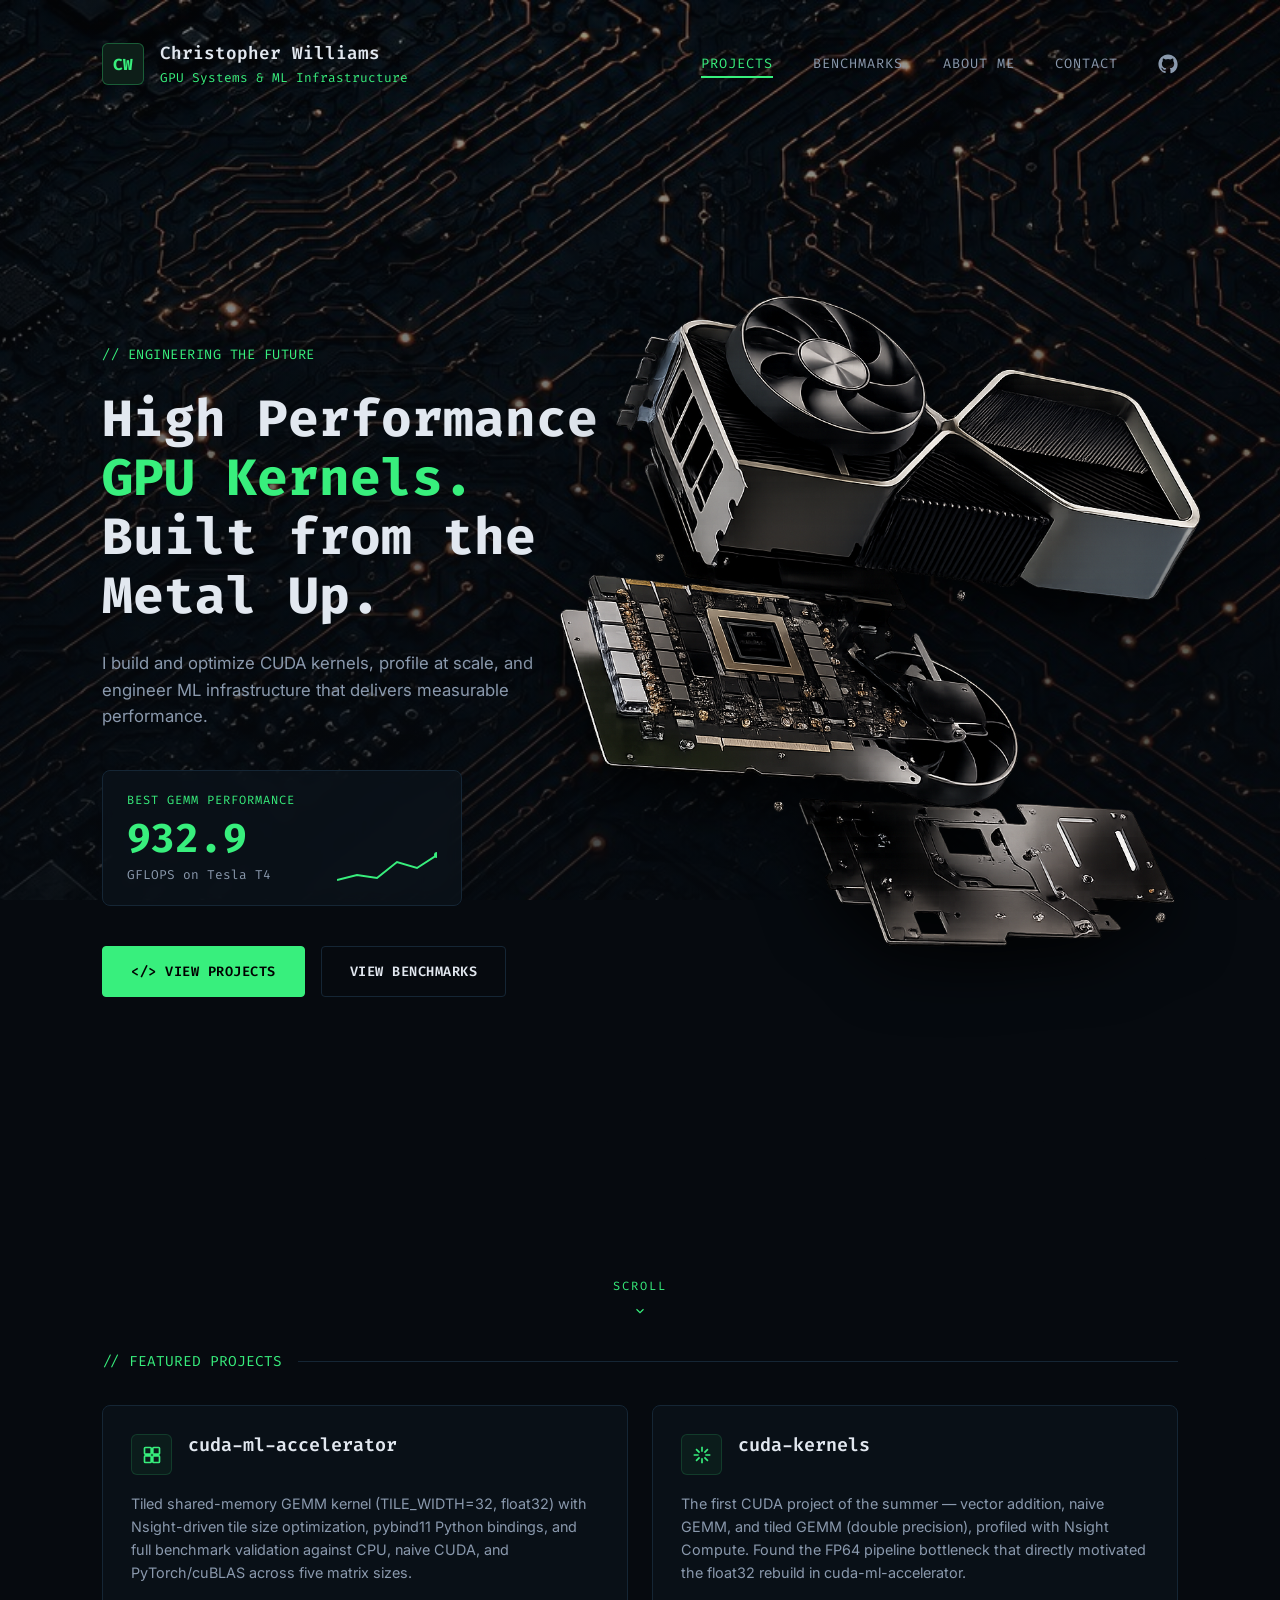
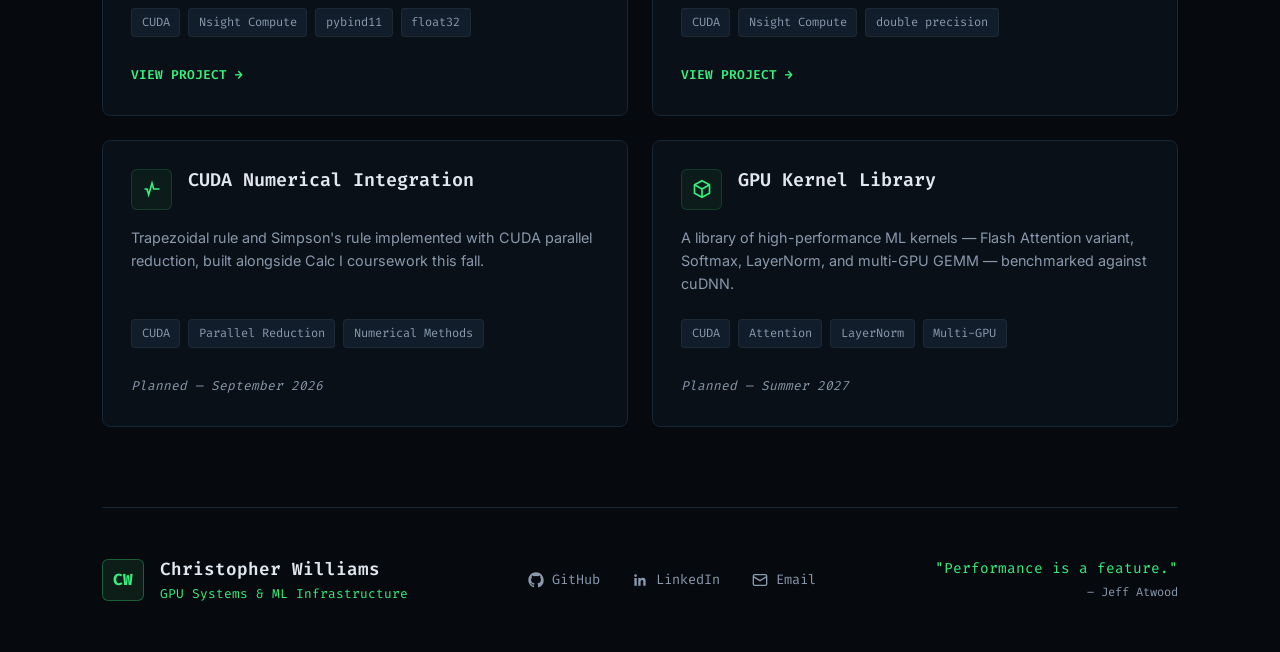
<file: index.html>
<!DOCTYPE html>
<html lang="en">
<head>
  <meta charset="UTF-8">
  <meta name="viewport" content="width=device-width, initial-scale=1.0">
  <title>Christopher Williams - GPU Systems & ML Infrastructure</title>
  
  <!-- Fonts -->
  <link rel="preconnect" href="https://fonts.googleapis.com">
  <link rel="preconnect" href="https://fonts.gstatic.com" crossorigin>
  <link href="https://fonts.googleapis.com/css2?family=Fira+Code:wght@400;500;600;700&family=Inter:wght@300;400;500;600&display=swap" rel="stylesheet">

  <style>
    :root {
      --bg-color: #060a0f;
      --card-bg: #0b131b;
      --card-border: #152635;
      --green-primary: #38ef7d;
      --green-dim: #1db954;
      --text-main: #e2e8f0;
      --text-muted: #8a99ad;
      --tag-bg: #111d2a;
      --font-mono: 'Fira Code', monospace;
      --font-sans: 'Inter', sans-serif;
    }

    * {
      box-sizing: border-box;
      margin: 0;
      padding: 0;
    }

    body {
      background-color: var(--bg-color);
      color: var(--text-main);
      font-family: var(--font-sans);
      line-height: 1.6;
      background-image: 
        linear-gradient(to bottom, rgba(6, 10, 15, 0.4), rgba(6, 10, 15, 0.75)),
        url('bg-landscape-v2.jpg');
      background-size: cover;
      background-attachment: fixed;
      background-position: center;
    }

    a {
      color: inherit;
      text-decoration: none;
    }

    .container {
      max-width: 1140px;
      margin: 0 auto;
      padding: 0 2rem;
    }

    /* --- Navigation --- */
    nav {
      padding: 2.5rem 0;
      display: flex;
      justify-content: space-between;
      align-items: center;
    }

    .brand {
      display: flex;
      align-items: center;
      gap: 1rem;
    }

    .avatar {
      background-color: #0d1e18;
      border: 1px solid rgba(56, 239, 125, 0.3);
      color: var(--green-primary);
      font-family: var(--font-mono);
      font-weight: 700;
      width: 42px;
      height: 42px;
      display: flex;
      align-items: center;
      justify-content: center;
      border-radius: 6px;
    }

    .brand-text h1 {
      font-size: 1.1rem;
      font-family: var(--font-mono);
      font-weight: 600;
      color: var(--text-main);
    }

    .brand-text p {
      font-size: 0.8rem;
      color: var(--green-primary);
      font-family: var(--font-mono);
    }

    .nav-links {
      display: flex;
      align-items: center;
      gap: 2.5rem;
      list-style: none;
      font-family: var(--font-mono);
      font-size: 0.85rem;
      letter-spacing: 1px;
    }

    .nav-links a {
      color: var(--text-muted);
      transition: color 0.3s;
    }

    .nav-links a:hover, .nav-links a.active {
      color: var(--green-primary);
    }

    .nav-links a.active {
      border-bottom: 2px solid var(--green-primary);
      padding-bottom: 4px;
    }

    .github-icon {
      color: var(--text-main);
      display: flex;
      align-items: center;
    }

    .github-icon:hover {
      color: var(--green-primary);
    }

    /* --- Hero Section --- */
    .hero {
      padding: 3rem 0 5rem 0;
      display: grid;
      grid-template-columns: 1fr 1fr;
      gap: 2rem;
      align-items: center;
      position: relative;
      overflow: visible;
    }

    .hero-subtitle {
      color: var(--green-primary);
      font-family: var(--font-mono);
      font-size: 0.85rem;
      margin-bottom: 1.5rem;
      letter-spacing: 0.5px;
    }

    .hero-title {
      font-size: 3.2rem;
      font-family: var(--font-mono);
      line-height: 1.15;
      font-weight: 700;
      margin-bottom: 1.5rem;
    }

    .hero-title span {
      color: var(--green-primary);
    }

    .hero-description {
      color: var(--text-muted);
      font-size: 1.05rem;
      max-width: 480px;
      margin-bottom: 2.5rem;
    }

    /* Metric Box */
    .metric-card {
      background: rgba(11, 19, 27, 0.75);
      border: 1px solid var(--card-border);
      border-radius: 8px;
      padding: 1.25rem 1.5rem;
      max-width: 360px;
      margin-bottom: 2.5rem;
      position: relative;
      backdrop-filter: blur(8px);
    }

    .metric-title {
      color: var(--green-primary);
      font-family: var(--font-mono);
      font-size: 0.75rem;
      text-transform: uppercase;
      letter-spacing: 1px;
      margin-bottom: 0.5rem;
    }

    .metric-value-container {
      display: flex;
      justify-content: space-between;
      align-items: flex-end;
    }

    .metric-value {
      font-family: var(--font-mono);
      font-size: 2.5rem;
      font-weight: 700;
      color: var(--green-primary);
      line-height: 1;
    }

    .metric-unit {
      font-size: 0.8rem;
      color: var(--text-muted);
      font-family: var(--font-mono);
      margin-top: 0.4rem;
    }

    /* Mini Sparkline Chart Mockup */
    .sparkline {
      width: 100px;
      height: 35px;
    }

    .sparkline path {
      fill: none;
      stroke: var(--green-primary);
      stroke-width: 2;
    }

    /* Buttons */
    .hero-buttons {
      display: flex;
      gap: 1rem;
    }

    .btn {
      font-family: var(--font-mono);
      font-size: 0.85rem;
      font-weight: 600;
      padding: 0.85rem 1.75rem;
      border-radius: 4px;
      cursor: pointer;
      display: inline-flex;
      align-items: center;
      gap: 0.5rem;
      transition: all 0.3s ease;
      letter-spacing: 0.5px;
    }

    .btn-primary {
      background-color: var(--green-primary);
      color: #000;
      border: 1px solid var(--green-primary);
    }

    .btn-primary:hover {
      background-color: #2ed16d;
      box-shadow: 0 0 15px rgba(56, 239, 125, 0.4);
    }

    .btn-outline {
      background-color: transparent;
      color: var(--text-main);
      border: 1px solid var(--card-border);
    }

    .btn-outline:hover {
      border-color: var(--green-primary);
      color: var(--green-primary);
    }

    /* GPU Render Container */
    .hero-graphic {
      display: flex;
      justify-content: flex-end;
      align-items: flex-start;
      align-self: flex-start;
      width: 100%;
      overflow: visible;
    }

    .gpu-image {
      width: 132%;
      max-width: 900px;
      height: auto;
      margin-right: -30px;
      margin-top: -45px;
      filter: drop-shadow(0 20px 30px rgba(0, 0, 0, 0.8));
      object-fit: contain;
    }

    .scroll-indicator {
      text-align: center;
      margin: 2rem 0;
      color: var(--green-primary);
      font-family: var(--font-mono);
      font-size: 0.75rem;
      letter-spacing: 2px;
      display: flex;
      flex-direction: column;
      align-items: center;
      gap: 0.5rem;
    }

    /* --- Projects Section --- */
    .section-title {
      font-family: var(--font-mono);
      font-size: 0.9rem;
      color: var(--green-primary);
      margin-bottom: 2rem;
      display: flex;
      align-items: center;
      gap: 1rem;
    }

    .section-title::after {
      content: '';
      flex: 1;
      height: 1px;
      background-color: var(--card-border);
    }

    .projects-grid {
      display: grid;
      grid-template-columns: repeat(2, 1fr);
      gap: 1.5rem;
      margin-bottom: 5rem;
    }

    .project-card {
      background-color: rgba(11, 19, 27, 0.75);
      border: 1px solid var(--card-border);
      border-radius: 8px;
      padding: 1.75rem;
      display: flex;
      flex-direction: column;
      justify-content: space-between;
      transition: transform 0.3s ease, border-color 0.3s ease;
      backdrop-filter: blur(8px);
    }

    .project-card:hover {
      transform: translateY(-4px);
      border-color: rgba(56, 239, 125, 0.4);
    }

    .card-header {
      display: flex;
      align-items: flex-start;
      gap: 1rem;
      margin-bottom: 1rem;
    }

    .card-icon {
      color: var(--green-primary);
      background-color: rgba(56, 239, 125, 0.05);
      border: 1px solid rgba(56, 239, 125, 0.15);
      padding: 0.6rem;
      border-radius: 6px;
      display: flex;
      align-items: center;
      justify-content: center;
    }

    .card-title {
      font-family: var(--font-mono);
      font-size: 1.15rem;
      font-weight: 600;
      color: var(--text-main);
      line-height: 1.3;
    }

    .card-description {
      color: var(--text-muted);
      font-size: 0.9rem;
      margin-bottom: 1.5rem;
      flex-grow: 1;
    }

    .card-tags {
      display: flex;
      flex-wrap: wrap;
      gap: 0.5rem;
      margin-bottom: 1.5rem;
    }

    .tag {
      background-color: var(--tag-bg);
      border: 1px solid rgba(255, 255, 255, 0.05);
      color: var(--text-muted);
      font-family: var(--font-mono);
      font-size: 0.75rem;
      padding: 0.25rem 0.6rem;
      border-radius: 4px;
    }

    .card-link {
      color: var(--green-primary);
      font-family: var(--font-mono);
      font-size: 0.8rem;
      font-weight: 600;
      display: inline-flex;
      align-items: center;
      gap: 0.4rem;
      transition: gap 0.2s;
    }

    .card-link:hover {
      gap: 0.7rem;
    }

    .card-status {
      color: var(--text-muted);
      font-family: var(--font-mono);
      font-size: 0.8rem;
      font-style: italic;
    }

    /* --- Footer --- */
    footer {
      border-top: 1px solid var(--card-border);
      padding: 3rem 0;
      margin-top: 2rem;
    }

    .footer-content {
      display: flex;
      justify-content: space-between;
      align-items: center;
    }

    .footer-socials {
      display: flex;
      gap: 2rem;
    }

    .social-link {
      display: flex;
      align-items: center;
      gap: 0.5rem;
      font-family: var(--font-mono);
      font-size: 0.85rem;
      color: var(--text-muted);
      transition: color 0.3s;
    }

    .social-link:hover {
      color: var(--green-primary);
    }

    .footer-quote {
      text-align: right;
    }

    .quote-text {
      color: var(--green-primary);
      font-family: var(--font-mono);
      font-size: 0.9rem;
    }

    .quote-author {
      color: var(--text-muted);
      font-size: 0.75rem;
      font-family: var(--font-mono);
      margin-top: 0.2rem;
    }

    /* Responsive Design */
    @media (max-width: 900px) {
      .hero {
        grid-template-columns: 1fr;
        text-align: center;
      }
      .hero-description, .metric-card {
        margin-left: auto;
        margin-right: auto;
      }
      .hero-buttons {
        justify-content: center;
      }
      .gpu-image {
        width: 100%;
        max-width: 100%;
        margin-right: 0;
        margin-top: 0;
      }
    }

    @media (max-width: 600px) {
      .projects-grid {
        grid-template-columns: 1fr;
      }
      .footer-content {
        flex-direction: column;
        gap: 2rem;
        text-align: center;
      }
      .footer-quote {
        text-align: center;
      }
    }
  </style>
</head>
<body>

  <div class="container">
    <!-- Navigation Bar -->
    <nav>
      <div class="brand">
        <div class="avatar">CW</div>
        <div class="brand-text">
          <h1>Christopher Williams</h1>
          <p>GPU Systems & ML Infrastructure</p>
        </div>
      </div>
      <ul class="nav-links">
        <li><a href="#projects" class="active">PROJECTS</a></li>
        <li><a href="benchmarks.html">BENCHMARKS</a></li>
        <li><a href="about.html">ABOUT ME</a></li>
        <li><a href="contact.html">CONTACT</a></li>
        <li><a href="https://github.com/cwilliams-systems" target="_blank" class="github-icon" aria-label="GitHub">
          <svg viewBox="0 0 24 24" width="20" height="20" fill="currentColor"><path d="M12 .5C5.65.5.5 5.65.5 12c0 5.08 3.29 9.39 7.86 10.91.57.1.78-.25.78-.55 0-.27-.01-1.16-.01-2.11-3.2.7-3.88-1.36-3.88-1.36-.52-1.33-1.28-1.68-1.28-1.68-1.04-.71.08-.7.08-.7 1.16.08 1.77 1.19 1.77 1.19 1.03 1.76 2.7 1.25 3.36.96.1-.75.4-1.25.73-1.54-2.55-.29-5.24-1.28-5.24-5.69 0-1.26.45-2.29 1.19-3.09-.12-.29-.52-1.46.11-3.05 0 0 .97-.31 3.18 1.18a11.05 11.05 0 0 1 5.79 0c2.2-1.49 3.17-1.18 3.17-1.18.64 1.59.24 2.76.12 3.05.74.8 1.19 1.83 1.19 3.09 0 4.42-2.7 5.4-5.26 5.68.41.36.78 1.08.78 2.17 0 1.57-.01 2.83-.01 3.22 0 .3.21.66.79.55A10.51 10.51 0 0 0 23.5 12C23.5 5.65 18.35.5 12 .5z"/></svg>
        </a></li>
      </ul>
    </nav>

    <!-- Hero Section -->
    <section class="hero">
      <div class="hero-left">
        <div class="hero-subtitle">// ENGINEERING THE FUTURE</div>
        <h1 class="hero-title">High Performance<br><span>GPU Kernels.</span><br>Built from the Metal Up.</h1>
        <p class="hero-description">
          I build and optimize CUDA kernels, profile at scale, and engineer ML infrastructure that delivers measurable performance.
        </p>
        
        <!-- Metric Box -->
        <div class="metric-card">
          <div class="metric-title">BEST GEMM PERFORMANCE</div>
          <div class="metric-value-container">
            <div>
              <div class="metric-value">932.9</div>
              <div class="metric-unit">GFLOPS on Tesla T4</div>
            </div>
            <!-- Sparkline SVG -->
            <svg class="sparkline" viewBox="0 0 100 35">
              <path d="M 0,30 L 20,25 L 40,28 L 60,12 L 80,18 L 100,5" />
              <circle cx="100" cy="5" r="3" fill="#38ef7d" />
            </svg>
          </div>
        </div>

        <div class="hero-buttons">
          <a href="#projects" class="btn btn-primary">&lt;/&gt; VIEW PROJECTS</a>
          <a href="benchmarks.html" class="btn btn-outline">VIEW BENCHMARKS</a>
        </div>
      </div>

      <!-- Hero GPU Graphics Side -->
      <div class="hero-graphic">
        <img src="gpu-transparent-v2.png" alt="GPU Exploded Diagram" class="gpu-image">
      </div>
    </section>

    <div class="scroll-indicator">
      SCROLL
      <svg viewBox="0 0 24 24" width="14" height="14" fill="none" stroke="currentColor" stroke-width="2"><path d="M6 9l6 6 6-6"/></svg>
    </div>

    <!-- Featured Projects Section -->
    <section id="projects">
      <div class="section-title">// FEATURED PROJECTS</div>

      <div class="projects-grid">

        <!-- Card 1: cuda-ml-accelerator -->
        <div class="project-card">
          <div>
            <div class="card-header">
              <div class="card-icon"><svg viewBox="0 0 24 24" width="20" height="20" fill="none" stroke="currentColor" stroke-width="2"><rect x="3" y="3" width="8" height="8" rx="1"/><rect x="13" y="3" width="8" height="8" rx="1"/><rect x="3" y="13" width="8" height="8" rx="1"/><rect x="13" y="13" width="8" height="8" rx="1"/></svg></div>
              <h2 class="card-title">cuda-ml-accelerator</h2>
            </div>
            <p class="card-description">Tiled shared-memory GEMM kernel (TILE_WIDTH=32, float32) with Nsight-driven tile size optimization, pybind11 Python bindings, and full benchmark validation against CPU, naive CUDA, and PyTorch/cuBLAS across five matrix sizes.</p>
          </div>
          <div>
            <div class="card-tags">
              <span class="tag">CUDA</span>
              <span class="tag">Nsight Compute</span>
              <span class="tag">pybind11</span>
              <span class="tag">float32</span>
            </div>
            <a href="https://github.com/cwilliams-systems/cuda-ml-accelerator" target="_blank" class="card-link">VIEW PROJECT &rarr;</a>
          </div>
        </div>

        <!-- Card 2: cuda-kernels -->
        <div class="project-card">
          <div>
            <div class="card-header">
              <div class="card-icon"><svg viewBox="0 0 24 24" width="20" height="20" fill="none" stroke="currentColor" stroke-width="2"><path d="M12 2v6M12 16v6M4.9 4.9l4.2 4.2M14.9 14.9l4.2 4.2M2 12h6M16 12h6M4.9 19.1l4.2-4.2M14.9 9.1l4.2-4.2"/></svg></div>
              <h2 class="card-title">cuda-kernels</h2>
            </div>
            <p class="card-description">The first CUDA project of the summer — vector addition, naive GEMM, and tiled GEMM (double precision), profiled with Nsight Compute. Found the FP64 pipeline bottleneck that directly motivated the float32 rebuild in cuda-ml-accelerator.</p>
          </div>
          <div>
            <div class="card-tags">
              <span class="tag">CUDA</span>
              <span class="tag">Nsight Compute</span>
              <span class="tag">double precision</span>
            </div>
            <a href="https://github.com/cwilliams-systems/cuda-kernels" target="_blank" class="card-link">VIEW PROJECT &rarr;</a>
          </div>
        </div>

        <!-- Card 3: CUDA Numerical Integration (planned, Sept 2026) -->
        <div class="project-card">
          <div>
            <div class="card-header">
              <div class="card-icon"><svg viewBox="0 0 24 24" width="20" height="20" fill="none" stroke="currentColor" stroke-width="2"><path d="M3 12h3l2 7 4-14 2 7h7"/></svg></div>
              <h2 class="card-title">CUDA Numerical Integration</h2>
            </div>
            <p class="card-description">Trapezoidal rule and Simpson's rule implemented with CUDA parallel reduction, built alongside Calc I coursework this fall.</p>
          </div>
          <div>
            <div class="card-tags">
              <span class="tag">CUDA</span>
              <span class="tag">Parallel Reduction</span>
              <span class="tag">Numerical Methods</span>
            </div>
            <span class="card-status">Planned — September 2026</span>
          </div>
        </div>

        <!-- Card 4: GPU Kernel Library (planned, Summer 2027) -->
        <div class="project-card">
          <div>
            <div class="card-header">
              <div class="card-icon"><svg viewBox="0 0 24 24" width="20" height="20" fill="none" stroke="currentColor" stroke-width="2"><path d="M12 2l9 5v10l-9 5-9-5V7z"/><path d="M3 7l9 5 9-5M12 12v10"/></svg></div>
              <h2 class="card-title">GPU Kernel Library</h2>
            </div>
            <p class="card-description">A library of high-performance ML kernels — Flash Attention variant, Softmax, LayerNorm, and multi-GPU GEMM — benchmarked against cuDNN.</p>
          </div>
          <div>
            <div class="card-tags">
              <span class="tag">CUDA</span>
              <span class="tag">Attention</span>
              <span class="tag">LayerNorm</span>
              <span class="tag">Multi-GPU</span>
            </div>
            <span class="card-status">Planned — Summer 2027</span>
          </div>
        </div>

      </div>
    </section>

    <!-- Footer -->
    <footer>
      <div class="footer-content">
        <div>
          <div class="brand">
            <div class="avatar">CW</div>
            <div class="brand-text">
              <h1>Christopher Williams</h1>
              <p>GPU Systems & ML Infrastructure</p>
            </div>
          </div>
        </div>

        <div class="footer-socials">
          <a href="https://github.com/cwilliams-systems" target="_blank" class="social-link">
            <svg viewBox="0 0 24 24" width="16" height="16" fill="currentColor"><path d="M12 .5C5.65.5.5 5.65.5 12c0 5.08 3.29 9.39 7.86 10.91.57.1.78-.25.78-.55 0-.27-.01-1.16-.01-2.11-3.2.7-3.88-1.36-3.88-1.36-.52-1.33-1.28-1.68-1.28-1.68-1.04-.71.08-.7.08-.7 1.16.08 1.77 1.19 1.77 1.19 1.03 1.76 2.7 1.25 3.36.96.1-.75.4-1.25.73-1.54-2.55-.29-5.24-1.28-5.24-5.69 0-1.26.45-2.29 1.19-3.09-.12-.29-.52-1.46.11-3.05 0 0 .97-.31 3.18 1.18a11.05 11.05 0 0 1 5.79 0c2.2-1.49 3.17-1.18 3.17-1.18.64 1.59.24 2.76.12 3.05.74.8 1.19 1.83 1.19 3.09 0 4.42-2.7 5.4-5.26 5.68.41.36.78 1.08.78 2.17 0 1.57-.01 2.83-.01 3.22 0 .3.21.66.79.55A10.51 10.51 0 0 0 23.5 12C23.5 5.65 18.35.5 12 .5z"/></svg>
            GitHub
          </a>
          <a href="https://www.linkedin.com/in/christopher-williams-717526319/" target="_blank" rel="noopener" class="social-link">
            <svg viewBox="0 0 24 24" width="16" height="16" fill="currentColor"><path d="M20.45 20.45h-3.55v-5.57c0-1.33-.02-3.04-1.85-3.04-1.85 0-2.14 1.45-2.14 2.94v5.67H9.36V9h3.41v1.56h.05c.47-.9 1.63-1.85 3.36-1.85 3.6 0 4.27 2.37 4.27 5.45v6.29zM5.34 7.43a2.06 2.06 0 1 1 0-4.12 2.06 2.06 0 0 1 0 4.12zM7.12 20.45H3.56V9h3.56v11.45z"/></svg>
            LinkedIn
          </a>
          <a href="mailto:cw167396@gmail.com" class="social-link">
            <svg viewBox="0 0 24 24" width="16" height="16" fill="none" stroke="currentColor" stroke-width="2"><rect x="2" y="4" width="20" height="16" rx="2"/><path d="M2 7l10 6 10-6"/></svg>
            Email
          </a>
        </div>

        <div class="footer-quote">
          <div class="quote-text">"Performance is a feature."</div>
          <div class="quote-author">– Jeff Atwood</div>
        </div>
      </div>
    </footer>
  </div>

</body>
</html>
</file>
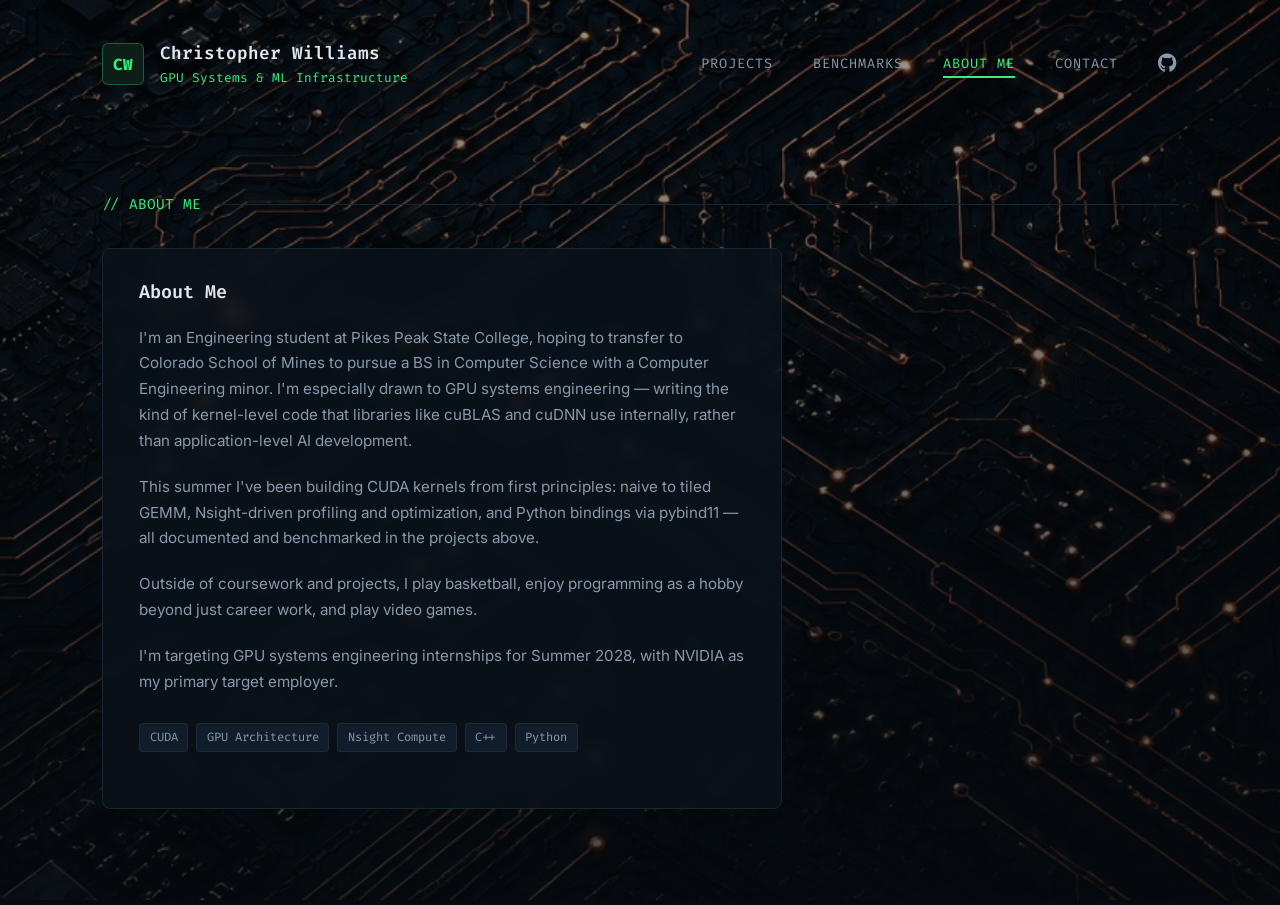
<file: about.html>
<!DOCTYPE html>
<html lang="en">
<head>
  <meta charset="UTF-8">
  <meta name="viewport" content="width=device-width, initial-scale=1.0">
  <title>About - Christopher Williams</title>
  
  <!-- Fonts -->
  <link rel="preconnect" href="https://fonts.googleapis.com">
  <link rel="preconnect" href="https://fonts.gstatic.com" crossorigin>
  <link href="https://fonts.googleapis.com/css2?family=Fira+Code:wght@400;500;600;700&family=Inter:wght@300;400;500;600&display=swap" rel="stylesheet">
  
  <!-- FontAwesome Icons -->
  <link rel="stylesheet" href="https://cdnjs.cloudflare.com/ajax/libs/font-awesome/6.4.0/css/all.min.css">

  <style>
    :root {
      --bg-color: #060a0f;
      --card-bg: #0b131b;
      --card-border: #152635;
      --green-primary: #38ef7d;
      --green-dim: #1db954;
      --text-main: #e2e8f0;
      --text-muted: #8a99ad;
      --tag-bg: #111d2a;
      --font-mono: 'Fira Code', monospace;
      --font-sans: 'Inter', sans-serif;
    }

    * {
      box-sizing: border-box;
      margin: 0;
      padding: 0;
    }

    body {
      background-color: var(--bg-color);
      color: var(--text-main);
      font-family: var(--font-sans);
      line-height: 1.6;
      background-image: 
        linear-gradient(to bottom, rgba(6, 10, 15, 0.4), rgba(6, 10, 15, 0.75)),
        url('bg-landscape-v2.jpg');
      background-size: cover;
      background-attachment: fixed;
      background-position: center;
    }

    a {
      color: inherit;
      text-decoration: none;
    }

    .container {
      max-width: 1140px;
      margin: 0 auto;
      padding: 0 2rem;
    }

    /* --- Navigation --- */
    nav {
      padding: 2.5rem 0;
      display: flex;
      justify-content: space-between;
      align-items: center;
    }

    .brand {
      display: flex;
      align-items: center;
      gap: 1rem;
    }

    .avatar {
      background-color: #0d1e18;
      border: 1px solid rgba(56, 239, 125, 0.3);
      color: var(--green-primary);
      font-family: var(--font-mono);
      font-weight: 700;
      width: 42px;
      height: 42px;
      display: flex;
      align-items: center;
      justify-content: center;
      border-radius: 6px;
    }

    .brand-text h1 {
      font-size: 1.1rem;
      font-family: var(--font-mono);
      font-weight: 600;
      color: var(--text-main);
    }

    .brand-text p {
      font-size: 0.8rem;
      color: var(--green-primary);
      font-family: var(--font-mono);
    }

    .nav-links {
      display: flex;
      align-items: center;
      gap: 2.5rem;
      list-style: none;
      font-family: var(--font-mono);
      font-size: 0.85rem;
      letter-spacing: 1px;
    }

    .nav-links a {
      color: var(--text-muted);
      transition: color 0.3s;
    }

    .nav-links a:hover, .nav-links a.active {
      color: var(--green-primary);
    }

    .nav-links a.active {
      border-bottom: 2px solid var(--green-primary);
      padding-bottom: 4px;
    }

    .github-icon {
      font-size: 1.2rem;
      color: var(--text-main);
    }

    /* --- Hero Section --- */
    .hero {
      padding: 3rem 0 5rem 0;
      display: grid;
      grid-template-columns: 1fr 1fr;
      gap: 2rem;
      align-items: center;
      position: relative;
      overflow: visible;
    }

    .hero-subtitle {
      color: var(--green-primary);
      font-family: var(--font-mono);
      font-size: 0.85rem;
      margin-bottom: 1.5rem;
      letter-spacing: 0.5px;
    }

    .hero-title {
      font-size: 3.2rem;
      font-family: var(--font-mono);
      line-height: 1.15;
      font-weight: 700;
      margin-bottom: 1.5rem;
    }

    .hero-title span {
      color: var(--green-primary);
    }

    .hero-description {
      color: var(--text-muted);
      font-size: 1.05rem;
      max-width: 480px;
      margin-bottom: 2.5rem;
    }

    /* Metric Box */
    .metric-card {
      background: rgba(11, 19, 27, 0.75);
      border: 1px solid var(--card-border);
      border-radius: 8px;
      padding: 1.25rem 1.5rem;
      max-width: 360px;
      margin-bottom: 2.5rem;
      position: relative;
      backdrop-filter: blur(8px);
    }

    .metric-title {
      color: var(--green-primary);
      font-family: var(--font-mono);
      font-size: 0.75rem;
      text-transform: uppercase;
      letter-spacing: 1px;
      margin-bottom: 0.5rem;
    }

    .metric-value-container {
      display: flex;
      justify-content: space-between;
      align-items: flex-end;
    }

    .metric-value {
      font-family: var(--font-mono);
      font-size: 2.5rem;
      font-weight: 700;
      color: var(--green-primary);
      line-height: 1;
    }

    .metric-unit {
      font-size: 0.8rem;
      color: var(--text-muted);
      font-family: var(--font-mono);
      margin-top: 0.4rem;
    }

    /* Mini Sparkline Chart Mockup */
    .sparkline {
      width: 100px;
      height: 35px;
    }

    .sparkline path {
      fill: none;
      stroke: var(--green-primary);
      stroke-width: 2;
    }

    /* Buttons */
    .hero-buttons {
      display: flex;
      gap: 1rem;
    }

    .btn {
      font-family: var(--font-mono);
      font-size: 0.85rem;
      font-weight: 600;
      padding: 0.85rem 1.75rem;
      border-radius: 4px;
      cursor: pointer;
      display: inline-flex;
      align-items: center;
      gap: 0.5rem;
      transition: all 0.3s ease;
      letter-spacing: 0.5px;
    }

    .btn-primary {
      background-color: var(--green-primary);
      color: #000;
      border: 1px solid var(--green-primary);
    }

    .btn-primary:hover {
      background-color: #2ed16d;
      box-shadow: 0 0 15px rgba(56, 239, 125, 0.4);
    }

    .btn-outline {
      background-color: transparent;
      color: var(--text-main);
      border: 1px solid var(--card-border);
    }

    .btn-outline:hover {
      border-color: var(--green-primary);
      color: var(--green-primary);
    }

    /* GPU Render Container */
    .hero-graphic {
      display: flex;
      justify-content: flex-end;
      align-items: flex-start;
      align-self: flex-start;
      width: 100%;
      overflow: visible;
    }

    .gpu-image {
      width: 190%;
      max-width: 1150px;
      height: auto;
      margin-right: -40px;
      margin-top: -10px;
      filter: drop-shadow(0 20px 30px rgba(0, 0, 0, 0.8));
      object-fit: contain;
    }

    .scroll-indicator {
      text-align: center;
      margin: 2rem 0;
      color: var(--green-primary);
      font-family: var(--font-mono);
      font-size: 0.75rem;
      letter-spacing: 2px;
      display: flex;
      flex-direction: column;
      align-items: center;
      gap: 0.5rem;
    }

    /* --- Projects Section --- */
    .section-title {
      font-family: var(--font-mono);
      font-size: 0.9rem;
      color: var(--green-primary);
      margin-bottom: 2rem;
      display: flex;
      align-items: center;
      gap: 1rem;
    }

    .section-title::after {
      content: '';
      flex: 1;
      height: 1px;
      background-color: var(--card-border);
    }

    .projects-grid {
      display: grid;
      grid-template-columns: repeat(3, 1fr);
      gap: 1.5rem;
      margin-bottom: 5rem;
    }

    .project-card {
      background-color: rgba(11, 19, 27, 0.75);
      border: 1px solid var(--card-border);
      border-radius: 8px;
      padding: 1.75rem;
      display: flex;
      flex-direction: column;
      justify-content: space-between;
      transition: transform 0.3s ease, border-color 0.3s ease;
      backdrop-filter: blur(8px);
    }

    .project-card:hover {
      transform: translateY(-4px);
      border-color: rgba(56, 239, 125, 0.4);
    }

    .card-header {
      display: flex;
      align-items: flex-start;
      gap: 1rem;
      margin-bottom: 1rem;
    }

    .card-icon {
      color: var(--green-primary);
      font-size: 1.8rem;
      background-color: rgba(56, 239, 125, 0.05);
      border: 1px solid rgba(56, 239, 125, 0.15);
      padding: 0.6rem;
      border-radius: 6px;
      display: flex;
      align-items: center;
      justify-content: center;
    }

    .card-title {
      font-family: var(--font-mono);
      font-size: 1.15rem;
      font-weight: 600;
      color: var(--text-main);
      line-height: 1.3;
    }

    .card-description {
      color: var(--text-muted);
      font-size: 0.9rem;
      margin-bottom: 1.5rem;
      flex-grow: 1;
    }

    .card-tags {
      display: flex;
      flex-wrap: wrap;
      gap: 0.5rem;
      margin-bottom: 1.5rem;
    }

    .tag {
      background-color: var(--tag-bg);
      border: 1px solid rgba(255, 255, 255, 0.05);
      color: var(--text-muted);
      font-family: var(--font-mono);
      font-size: 0.75rem;
      padding: 0.25rem 0.6rem;
      border-radius: 4px;
    }

    .card-link {
      color: var(--green-primary);
      font-family: var(--font-mono);
      font-size: 0.8rem;
      font-weight: 600;
      display: inline-flex;
      align-items: center;
      gap: 0.4rem;
      transition: gap 0.2s;
    }

    .card-link:hover {
      gap: 0.7rem;
    }

    /* --- Footer --- */
    footer {
      border-top: 1px solid var(--card-border);
      padding: 3rem 0;
      margin-top: 2rem;
    }

    .footer-content {
      display: flex;
      justify-content: space-between;
      align-items: center;
    }

    .footer-socials {
      display: flex;
      gap: 2rem;
    }

    .social-link {
      display: flex;
      align-items: center;
      gap: 0.5rem;
      font-family: var(--font-mono);
      font-size: 0.85rem;
      color: var(--text-muted);
      transition: color 0.3s;
    }

    .social-link:hover {
      color: var(--green-primary);
    }

    .footer-quote {
      text-align: right;
    }

    .quote-text {
      color: var(--green-primary);
      font-family: var(--font-mono);
      font-size: 0.9rem;
    }

    .quote-author {
      color: var(--text-muted);
      font-size: 0.75rem;
      font-family: var(--font-mono);
      margin-top: 0.2rem;
    }

    /* Responsive Design */
    @media (max-width: 900px) {
      .hero {
        grid-template-columns: 1fr;
        text-align: center;
      }
      .hero-description, .metric-card {
        margin-left: auto;
        margin-right: auto;
      }
      .hero-buttons {
        justify-content: center;
      }
      .gpu-image {
        width: 100%;
        max-width: 100%;
        margin-right: 0;
      }
      .projects-grid {
        grid-template-columns: repeat(2, 1fr);
      }
    }

    @media (max-width: 600px) {
      .projects-grid {
        grid-template-columns: 1fr;
      }
      .footer-content {
        flex-direction: column;
        gap: 2rem;
        text-align: center;
      }
      .footer-quote {
        text-align: center;
      }
    }

    /* --- About Page --- */
    .about-page {
      padding: 4rem 0 6rem 0;
    }

    .about-card {
      background-color: rgba(11, 19, 27, 0.75);
      border: 1px solid var(--card-border);
      border-radius: 8px;
      padding: 2rem 2.25rem;
      backdrop-filter: blur(8px);
      max-width: 680px;
    }

    .about-card p {
      color: var(--text-muted);
      font-size: 0.95rem;
      margin-bottom: 1.25rem;
      line-height: 1.7;
    }

    .about-card p:last-of-type {
      margin-bottom: 1.75rem;
    }
  </style>
<body>

  <div class="container">
    <!-- Navigation Bar -->
    <nav>
      <div class="brand">
        <div class="avatar">CW</div>
        <div class="brand-text">
          <h1>Christopher Williams</h1>
          <p>GPU Systems & ML Infrastructure</p>
        </div>
      </div>
      <ul class="nav-links">
        <li><a href="index.html">PROJECTS</a></li>
        <li><a href="benchmarks.html">BENCHMARKS</a></li>
        <li><a href="about.html" class="active">ABOUT ME</a></li>
        <li><a href="contact.html">CONTACT</a></li>
        <li><a href="https://github.com" target="_blank" class="github-icon"><i class="fa-brands fa-github"></i></a></li>
      </ul>
    </nav>

    <!-- About Section (only content on this page) -->
    <section class="about-page">
      <div class="section-title">// ABOUT ME</div>

      <div class="about-card">
        <h2 class="card-title" style="margin-bottom: 1.25rem;">About Me</h2>
        <p>I'm an Engineering student at Pikes Peak State College, hoping to transfer to Colorado School of Mines to pursue a BS in Computer Science with a Computer Engineering minor. I'm especially drawn to GPU systems engineering — writing the kind of kernel-level code that libraries like cuBLAS and cuDNN use internally, rather than application-level AI development.</p>
        <p>This summer I've been building CUDA kernels from first principles: naive to tiled GEMM, Nsight-driven profiling and optimization, and Python bindings via pybind11 — all documented and benchmarked in the projects above.</p>
        <p>Outside of coursework and projects, I play basketball, enjoy programming as a hobby beyond just career work, and play video games.</p>
        <p>I'm targeting GPU systems engineering internships for Summer 2028, with NVIDIA as my primary target employer.</p>

        <div class="card-tags">
          <span class="tag">CUDA</span>
          <span class="tag">GPU Architecture</span>
          <span class="tag">Nsight Compute</span>
          <span class="tag">C++</span>
          <span class="tag">Python</span>
        </div>
      </div>
    </section>

  </div>

</body>
</html>
</file>
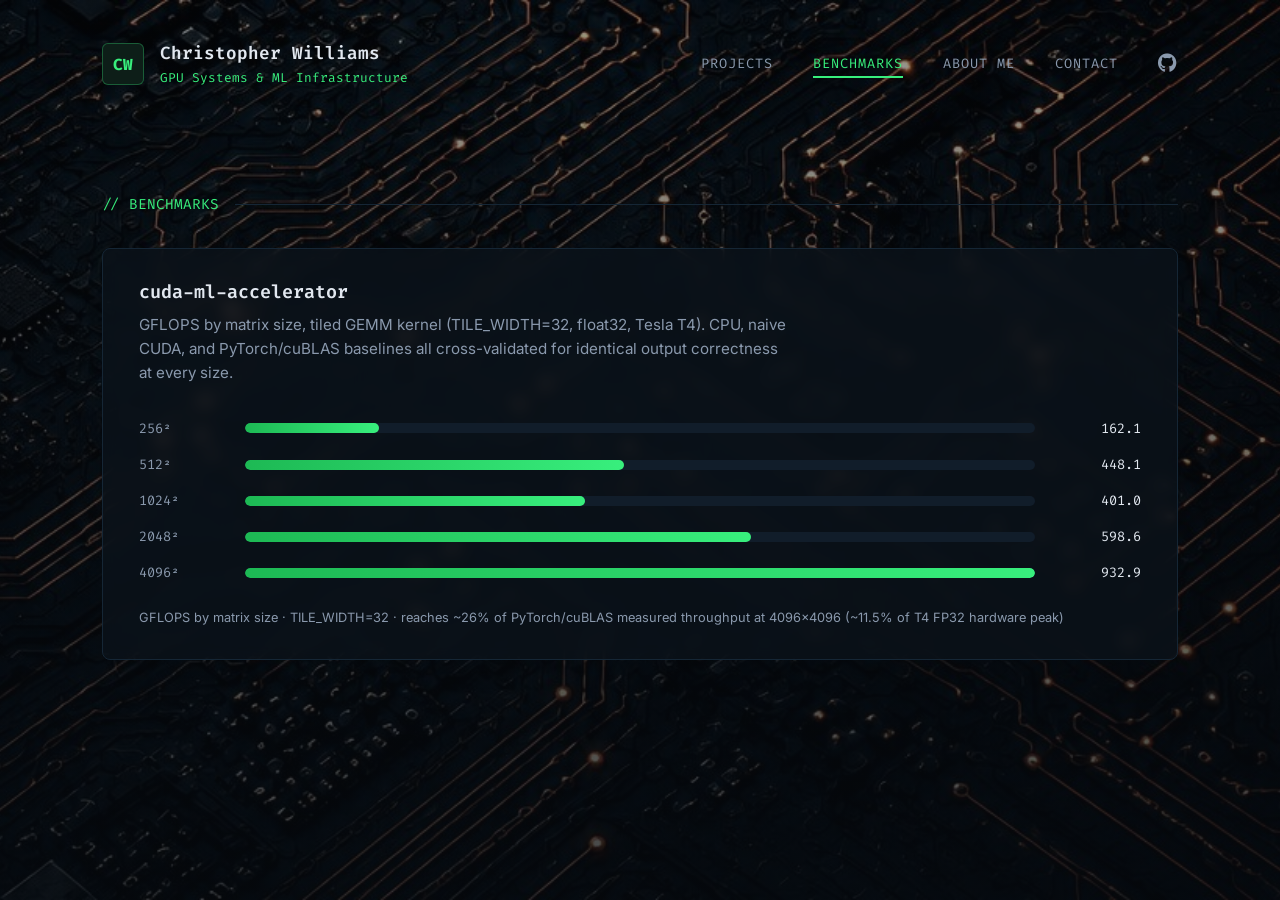
<file: benchmarks.html>
<!DOCTYPE html>
<html lang="en">
<head>
  <meta charset="UTF-8">
  <meta name="viewport" content="width=device-width, initial-scale=1.0">
  <title>Benchmarks - Christopher Williams</title>
  
  <!-- Fonts -->
  <link rel="preconnect" href="https://fonts.googleapis.com">
  <link rel="preconnect" href="https://fonts.gstatic.com" crossorigin>
  <link href="https://fonts.googleapis.com/css2?family=Fira+Code:wght@400;500;600;700&family=Inter:wght@300;400;500;600&display=swap" rel="stylesheet">
  
  <!-- FontAwesome Icons -->
  <link rel="stylesheet" href="https://cdnjs.cloudflare.com/ajax/libs/font-awesome/6.4.0/css/all.min.css">

  <style>
    :root {
      --bg-color: #060a0f;
      --card-bg: #0b131b;
      --card-border: #152635;
      --green-primary: #38ef7d;
      --green-dim: #1db954;
      --text-main: #e2e8f0;
      --text-muted: #8a99ad;
      --tag-bg: #111d2a;
      --font-mono: 'Fira Code', monospace;
      --font-sans: 'Inter', sans-serif;
    }

    * {
      box-sizing: border-box;
      margin: 0;
      padding: 0;
    }

    body {
      background-color: var(--bg-color);
      color: var(--text-main);
      font-family: var(--font-sans);
      line-height: 1.6;
      background-image: 
        linear-gradient(to bottom, rgba(6, 10, 15, 0.4), rgba(6, 10, 15, 0.75)),
        url('bg-landscape-v2.jpg');
      background-size: cover;
      background-attachment: fixed;
      background-position: center;
    }

    a {
      color: inherit;
      text-decoration: none;
    }

    .container {
      max-width: 1140px;
      margin: 0 auto;
      padding: 0 2rem;
    }

    /* --- Navigation --- */
    nav {
      padding: 2.5rem 0;
      display: flex;
      justify-content: space-between;
      align-items: center;
    }

    .brand {
      display: flex;
      align-items: center;
      gap: 1rem;
    }

    .avatar {
      background-color: #0d1e18;
      border: 1px solid rgba(56, 239, 125, 0.3);
      color: var(--green-primary);
      font-family: var(--font-mono);
      font-weight: 700;
      width: 42px;
      height: 42px;
      display: flex;
      align-items: center;
      justify-content: center;
      border-radius: 6px;
    }

    .brand-text h1 {
      font-size: 1.1rem;
      font-family: var(--font-mono);
      font-weight: 600;
      color: var(--text-main);
    }

    .brand-text p {
      font-size: 0.8rem;
      color: var(--green-primary);
      font-family: var(--font-mono);
    }

    .nav-links {
      display: flex;
      align-items: center;
      gap: 2.5rem;
      list-style: none;
      font-family: var(--font-mono);
      font-size: 0.85rem;
      letter-spacing: 1px;
    }

    .nav-links a {
      color: var(--text-muted);
      transition: color 0.3s;
    }

    .nav-links a:hover, .nav-links a.active {
      color: var(--green-primary);
    }

    .nav-links a.active {
      border-bottom: 2px solid var(--green-primary);
      padding-bottom: 4px;
    }

    .github-icon {
      font-size: 1.2rem;
      color: var(--text-main);
    }

    /* --- Hero Section --- */
    .hero {
      padding: 3rem 0 5rem 0;
      display: grid;
      grid-template-columns: 1fr 1fr;
      gap: 2rem;
      align-items: center;
      position: relative;
      overflow: visible;
    }

    .hero-subtitle {
      color: var(--green-primary);
      font-family: var(--font-mono);
      font-size: 0.85rem;
      margin-bottom: 1.5rem;
      letter-spacing: 0.5px;
    }

    .hero-title {
      font-size: 3.2rem;
      font-family: var(--font-mono);
      line-height: 1.15;
      font-weight: 700;
      margin-bottom: 1.5rem;
    }

    .hero-title span {
      color: var(--green-primary);
    }

    .hero-description {
      color: var(--text-muted);
      font-size: 1.05rem;
      max-width: 480px;
      margin-bottom: 2.5rem;
    }

    /* Metric Box */
    .metric-card {
      background: rgba(11, 19, 27, 0.75);
      border: 1px solid var(--card-border);
      border-radius: 8px;
      padding: 1.25rem 1.5rem;
      max-width: 360px;
      margin-bottom: 2.5rem;
      position: relative;
      backdrop-filter: blur(8px);
    }

    .metric-title {
      color: var(--green-primary);
      font-family: var(--font-mono);
      font-size: 0.75rem;
      text-transform: uppercase;
      letter-spacing: 1px;
      margin-bottom: 0.5rem;
    }

    .metric-value-container {
      display: flex;
      justify-content: space-between;
      align-items: flex-end;
    }

    .metric-value {
      font-family: var(--font-mono);
      font-size: 2.5rem;
      font-weight: 700;
      color: var(--green-primary);
      line-height: 1;
    }

    .metric-unit {
      font-size: 0.8rem;
      color: var(--text-muted);
      font-family: var(--font-mono);
      margin-top: 0.4rem;
    }

    /* Mini Sparkline Chart Mockup */
    .sparkline {
      width: 100px;
      height: 35px;
    }

    .sparkline path {
      fill: none;
      stroke: var(--green-primary);
      stroke-width: 2;
    }

    /* Buttons */
    .hero-buttons {
      display: flex;
      gap: 1rem;
    }

    .btn {
      font-family: var(--font-mono);
      font-size: 0.85rem;
      font-weight: 600;
      padding: 0.85rem 1.75rem;
      border-radius: 4px;
      cursor: pointer;
      display: inline-flex;
      align-items: center;
      gap: 0.5rem;
      transition: all 0.3s ease;
      letter-spacing: 0.5px;
    }

    .btn-primary {
      background-color: var(--green-primary);
      color: #000;
      border: 1px solid var(--green-primary);
    }

    .btn-primary:hover {
      background-color: #2ed16d;
      box-shadow: 0 0 15px rgba(56, 239, 125, 0.4);
    }

    .btn-outline {
      background-color: transparent;
      color: var(--text-main);
      border: 1px solid var(--card-border);
    }

    .btn-outline:hover {
      border-color: var(--green-primary);
      color: var(--green-primary);
    }

    /* GPU Render Container */
    .hero-graphic {
      display: flex;
      justify-content: flex-end;
      align-items: flex-start;
      align-self: flex-start;
      width: 100%;
      overflow: visible;
    }

    .gpu-image {
      width: 190%;
      max-width: 1150px;
      height: auto;
      margin-right: -40px;
      margin-top: -10px;
      filter: drop-shadow(0 20px 30px rgba(0, 0, 0, 0.8));
      object-fit: contain;
    }

    .scroll-indicator {
      text-align: center;
      margin: 2rem 0;
      color: var(--green-primary);
      font-family: var(--font-mono);
      font-size: 0.75rem;
      letter-spacing: 2px;
      display: flex;
      flex-direction: column;
      align-items: center;
      gap: 0.5rem;
    }

    /* --- Projects Section --- */
    .section-title {
      font-family: var(--font-mono);
      font-size: 0.9rem;
      color: var(--green-primary);
      margin-bottom: 2rem;
      display: flex;
      align-items: center;
      gap: 1rem;
    }

    .section-title::after {
      content: '';
      flex: 1;
      height: 1px;
      background-color: var(--card-border);
    }

    .projects-grid {
      display: grid;
      grid-template-columns: repeat(3, 1fr);
      gap: 1.5rem;
      margin-bottom: 5rem;
    }

    .project-card {
      background-color: rgba(11, 19, 27, 0.75);
      border: 1px solid var(--card-border);
      border-radius: 8px;
      padding: 1.75rem;
      display: flex;
      flex-direction: column;
      justify-content: space-between;
      transition: transform 0.3s ease, border-color 0.3s ease;
      backdrop-filter: blur(8px);
    }

    .project-card:hover {
      transform: translateY(-4px);
      border-color: rgba(56, 239, 125, 0.4);
    }

    .card-header {
      display: flex;
      align-items: flex-start;
      gap: 1rem;
      margin-bottom: 1rem;
    }

    .card-icon {
      color: var(--green-primary);
      font-size: 1.8rem;
      background-color: rgba(56, 239, 125, 0.05);
      border: 1px solid rgba(56, 239, 125, 0.15);
      padding: 0.6rem;
      border-radius: 6px;
      display: flex;
      align-items: center;
      justify-content: center;
    }

    .card-title {
      font-family: var(--font-mono);
      font-size: 1.15rem;
      font-weight: 600;
      color: var(--text-main);
      line-height: 1.3;
    }

    .card-description {
      color: var(--text-muted);
      font-size: 0.9rem;
      margin-bottom: 1.5rem;
      flex-grow: 1;
    }

    .card-tags {
      display: flex;
      flex-wrap: wrap;
      gap: 0.5rem;
      margin-bottom: 1.5rem;
    }

    .tag {
      background-color: var(--tag-bg);
      border: 1px solid rgba(255, 255, 255, 0.05);
      color: var(--text-muted);
      font-family: var(--font-mono);
      font-size: 0.75rem;
      padding: 0.25rem 0.6rem;
      border-radius: 4px;
    }

    .card-link {
      color: var(--green-primary);
      font-family: var(--font-mono);
      font-size: 0.8rem;
      font-weight: 600;
      display: inline-flex;
      align-items: center;
      gap: 0.4rem;
      transition: gap 0.2s;
    }

    .card-link:hover {
      gap: 0.7rem;
    }

    /* --- Footer --- */
    footer {
      border-top: 1px solid var(--card-border);
      padding: 3rem 0;
      margin-top: 2rem;
    }

    .footer-content {
      display: flex;
      justify-content: space-between;
      align-items: center;
    }

    .footer-socials {
      display: flex;
      gap: 2rem;
    }

    .social-link {
      display: flex;
      align-items: center;
      gap: 0.5rem;
      font-family: var(--font-mono);
      font-size: 0.85rem;
      color: var(--text-muted);
      transition: color 0.3s;
    }

    .social-link:hover {
      color: var(--green-primary);
    }

    .footer-quote {
      text-align: right;
    }

    .quote-text {
      color: var(--green-primary);
      font-family: var(--font-mono);
      font-size: 0.9rem;
    }

    .quote-author {
      color: var(--text-muted);
      font-size: 0.75rem;
      font-family: var(--font-mono);
      margin-top: 0.2rem;
    }

    /* Responsive Design */
    @media (max-width: 900px) {
      .hero {
        grid-template-columns: 1fr;
        text-align: center;
      }
      .hero-description, .metric-card {
        margin-left: auto;
        margin-right: auto;
      }
      .hero-buttons {
        justify-content: center;
      }
      .gpu-image {
        width: 100%;
        max-width: 100%;
        margin-right: 0;
      }
      .projects-grid {
        grid-template-columns: repeat(2, 1fr);
      }
    }

    @media (max-width: 600px) {
      .projects-grid {
        grid-template-columns: 1fr;
      }
      .footer-content {
        flex-direction: column;
        gap: 2rem;
        text-align: center;
      }
      .footer-quote {
        text-align: center;
      }
    }

    /* --- Benchmarks Page --- */
    .benchmarks-page {
      padding: 4rem 0 6rem 0;
    }

    .bench-card {
      background-color: rgba(11, 19, 27, 0.75);
      border: 1px solid var(--card-border);
      border-radius: 8px;
      padding: 2rem 2.25rem;
      backdrop-filter: blur(8px);
    }

    .bench-card-desc {
      color: var(--text-muted);
      font-size: 0.95rem;
      max-width: 65ch;
      margin-bottom: 2rem;
    }

    .bench-row {
      display: grid;
      grid-template-columns: 90px 1fr 90px;
      align-items: center;
      gap: 1rem;
      margin-bottom: 0.9rem;
    }

    .bench-size {
      font-family: var(--font-mono);
      font-size: 0.85rem;
      color: var(--text-muted);
    }

    .bench-track {
      height: 10px;
      background-color: var(--tag-bg);
      border-radius: 5px;
      overflow: hidden;
    }

    .bench-fill {
      height: 100%;
      background: linear-gradient(90deg, var(--green-dim), var(--green-primary));
      border-radius: 5px;
    }

    .bench-value {
      font-family: var(--font-mono);
      font-size: 0.85rem;
      color: var(--text-main);
      text-align: right;
    }

    .bench-caption {
      color: var(--text-muted);
      font-size: 0.8rem;
      margin-top: 1.5rem;
      line-height: 1.5;
    }
  </style>
<body>

  <div class="container">
    <!-- Navigation Bar -->
    <nav>
      <div class="brand">
        <div class="avatar">CW</div>
        <div class="brand-text">
          <h1>Christopher Williams</h1>
          <p>GPU Systems & ML Infrastructure</p>
        </div>
      </div>
      <ul class="nav-links">
        <li><a href="index.html">PROJECTS</a></li>
        <li><a href="benchmarks.html" class="active">BENCHMARKS</a></li>
        <li><a href="about.html">ABOUT ME</a></li>
        <li><a href="contact.html">CONTACT</a></li>
        <li><a href="https://github.com" target="_blank" class="github-icon"><i class="fa-brands fa-github"></i></a></li>
      </ul>
    </nav>

    <!-- Benchmarks Section (only content on this page) -->
    <section class="benchmarks-page">
      <div class="section-title">// BENCHMARKS</div>

      <div class="bench-card">
        <h2 class="card-title" style="margin-bottom: 0.5rem;">cuda-ml-accelerator</h2>
        <p class="bench-card-desc">GFLOPS by matrix size, tiled GEMM kernel (TILE_WIDTH=32, float32, Tesla T4). CPU, naive CUDA, and PyTorch/cuBLAS baselines all cross-validated for identical output correctness at every size.</p>

        <div class="bench-row">
          <span class="bench-size">256&sup2;</span>
          <div class="bench-track"><div class="bench-fill" style="width:17%"></div></div>
          <span class="bench-value">162.1</span>
        </div>
        <div class="bench-row">
          <span class="bench-size">512&sup2;</span>
          <div class="bench-track"><div class="bench-fill" style="width:48%"></div></div>
          <span class="bench-value">448.1</span>
        </div>
        <div class="bench-row">
          <span class="bench-size">1024&sup2;</span>
          <div class="bench-track"><div class="bench-fill" style="width:43%"></div></div>
          <span class="bench-value">401.0</span>
        </div>
        <div class="bench-row">
          <span class="bench-size">2048&sup2;</span>
          <div class="bench-track"><div class="bench-fill" style="width:64%"></div></div>
          <span class="bench-value">598.6</span>
        </div>
        <div class="bench-row">
          <span class="bench-size">4096&sup2;</span>
          <div class="bench-track"><div class="bench-fill" style="width:100%"></div></div>
          <span class="bench-value">932.9</span>
        </div>

        <p class="bench-caption">GFLOPS by matrix size &middot; TILE_WIDTH=32 &middot; reaches ~26% of PyTorch/cuBLAS measured throughput at 4096&times;4096 (~11.5% of T4 FP32 hardware peak)</p>
      </div>
    </section>

  </div>

</body>
</html>
</file>
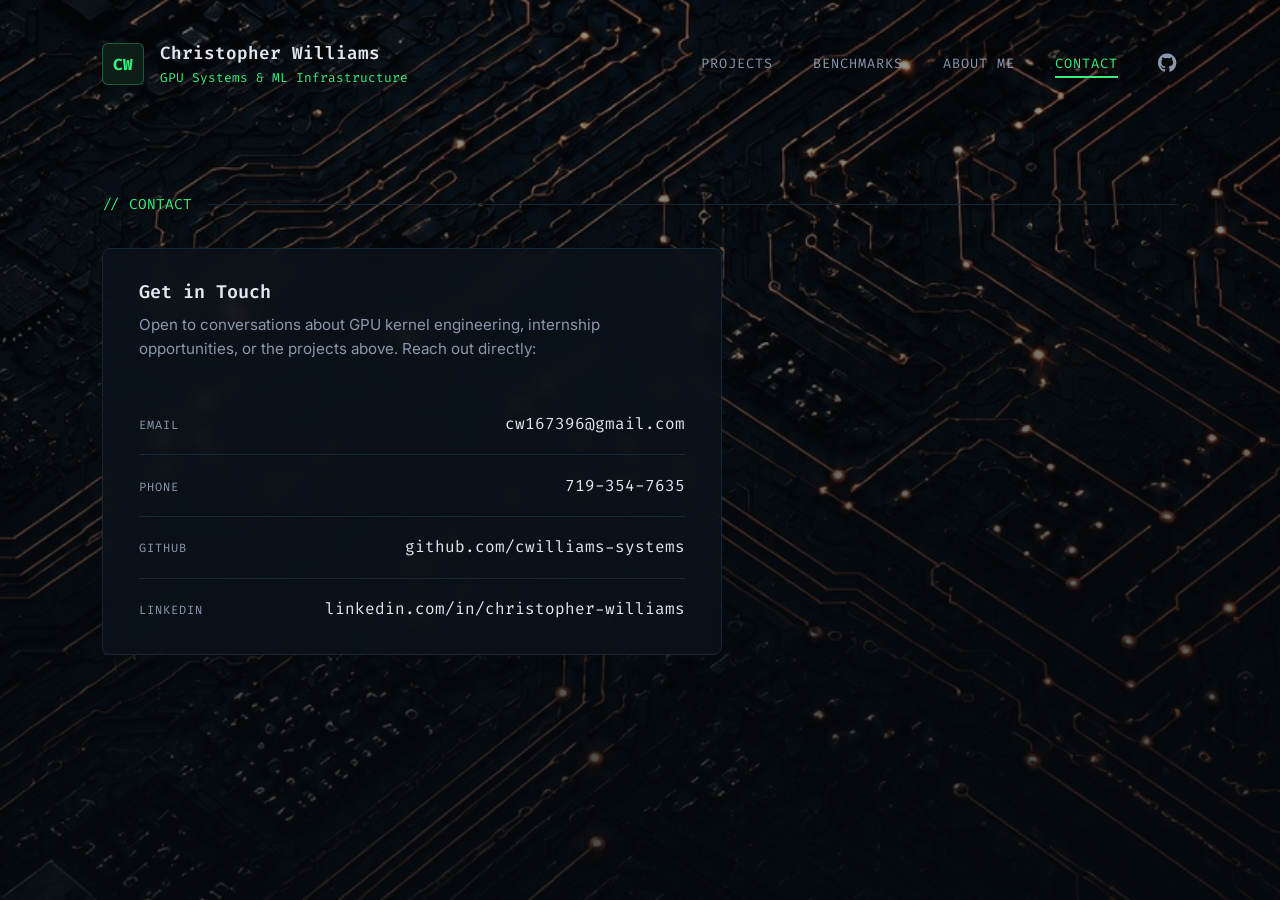
<file: contact.html>
<!DOCTYPE html>
<html lang="en">
<head>
  <meta charset="UTF-8">
  <meta name="viewport" content="width=device-width, initial-scale=1.0">
  <title>Contact - Christopher Williams</title>
  
  <!-- Fonts -->
  <link rel="preconnect" href="https://fonts.googleapis.com">
  <link rel="preconnect" href="https://fonts.gstatic.com" crossorigin>
  <link href="https://fonts.googleapis.com/css2?family=Fira+Code:wght@400;500;600;700&family=Inter:wght@300;400;500;600&display=swap" rel="stylesheet">
  
  <!-- FontAwesome Icons -->
  <link rel="stylesheet" href="https://cdnjs.cloudflare.com/ajax/libs/font-awesome/6.4.0/css/all.min.css">

  <style>
    :root {
      --bg-color: #060a0f;
      --card-bg: #0b131b;
      --card-border: #152635;
      --green-primary: #38ef7d;
      --green-dim: #1db954;
      --text-main: #e2e8f0;
      --text-muted: #8a99ad;
      --tag-bg: #111d2a;
      --font-mono: 'Fira Code', monospace;
      --font-sans: 'Inter', sans-serif;
    }

    * {
      box-sizing: border-box;
      margin: 0;
      padding: 0;
    }

    body {
      background-color: var(--bg-color);
      color: var(--text-main);
      font-family: var(--font-sans);
      line-height: 1.6;
      background-image: 
        linear-gradient(to bottom, rgba(6, 10, 15, 0.4), rgba(6, 10, 15, 0.75)),
        url('bg-landscape-v2.jpg');
      background-size: cover;
      background-attachment: fixed;
      background-position: center;
    }

    a {
      color: inherit;
      text-decoration: none;
    }

    .container {
      max-width: 1140px;
      margin: 0 auto;
      padding: 0 2rem;
    }

    /* --- Navigation --- */
    nav {
      padding: 2.5rem 0;
      display: flex;
      justify-content: space-between;
      align-items: center;
    }

    .brand {
      display: flex;
      align-items: center;
      gap: 1rem;
    }

    .avatar {
      background-color: #0d1e18;
      border: 1px solid rgba(56, 239, 125, 0.3);
      color: var(--green-primary);
      font-family: var(--font-mono);
      font-weight: 700;
      width: 42px;
      height: 42px;
      display: flex;
      align-items: center;
      justify-content: center;
      border-radius: 6px;
    }

    .brand-text h1 {
      font-size: 1.1rem;
      font-family: var(--font-mono);
      font-weight: 600;
      color: var(--text-main);
    }

    .brand-text p {
      font-size: 0.8rem;
      color: var(--green-primary);
      font-family: var(--font-mono);
    }

    .nav-links {
      display: flex;
      align-items: center;
      gap: 2.5rem;
      list-style: none;
      font-family: var(--font-mono);
      font-size: 0.85rem;
      letter-spacing: 1px;
    }

    .nav-links a {
      color: var(--text-muted);
      transition: color 0.3s;
    }

    .nav-links a:hover, .nav-links a.active {
      color: var(--green-primary);
    }

    .nav-links a.active {
      border-bottom: 2px solid var(--green-primary);
      padding-bottom: 4px;
    }

    .github-icon {
      font-size: 1.2rem;
      color: var(--text-main);
    }

    /* --- Hero Section --- */
    .hero {
      padding: 3rem 0 5rem 0;
      display: grid;
      grid-template-columns: 1fr 1fr;
      gap: 2rem;
      align-items: center;
      position: relative;
      overflow: visible;
    }

    .hero-subtitle {
      color: var(--green-primary);
      font-family: var(--font-mono);
      font-size: 0.85rem;
      margin-bottom: 1.5rem;
      letter-spacing: 0.5px;
    }

    .hero-title {
      font-size: 3.2rem;
      font-family: var(--font-mono);
      line-height: 1.15;
      font-weight: 700;
      margin-bottom: 1.5rem;
    }

    .hero-title span {
      color: var(--green-primary);
    }

    .hero-description {
      color: var(--text-muted);
      font-size: 1.05rem;
      max-width: 480px;
      margin-bottom: 2.5rem;
    }

    /* Metric Box */
    .metric-card {
      background: rgba(11, 19, 27, 0.75);
      border: 1px solid var(--card-border);
      border-radius: 8px;
      padding: 1.25rem 1.5rem;
      max-width: 360px;
      margin-bottom: 2.5rem;
      position: relative;
      backdrop-filter: blur(8px);
    }

    .metric-title {
      color: var(--green-primary);
      font-family: var(--font-mono);
      font-size: 0.75rem;
      text-transform: uppercase;
      letter-spacing: 1px;
      margin-bottom: 0.5rem;
    }

    .metric-value-container {
      display: flex;
      justify-content: space-between;
      align-items: flex-end;
    }

    .metric-value {
      font-family: var(--font-mono);
      font-size: 2.5rem;
      font-weight: 700;
      color: var(--green-primary);
      line-height: 1;
    }

    .metric-unit {
      font-size: 0.8rem;
      color: var(--text-muted);
      font-family: var(--font-mono);
      margin-top: 0.4rem;
    }

    /* Mini Sparkline Chart Mockup */
    .sparkline {
      width: 100px;
      height: 35px;
    }

    .sparkline path {
      fill: none;
      stroke: var(--green-primary);
      stroke-width: 2;
    }

    /* Buttons */
    .hero-buttons {
      display: flex;
      gap: 1rem;
    }

    .btn {
      font-family: var(--font-mono);
      font-size: 0.85rem;
      font-weight: 600;
      padding: 0.85rem 1.75rem;
      border-radius: 4px;
      cursor: pointer;
      display: inline-flex;
      align-items: center;
      gap: 0.5rem;
      transition: all 0.3s ease;
      letter-spacing: 0.5px;
    }

    .btn-primary {
      background-color: var(--green-primary);
      color: #000;
      border: 1px solid var(--green-primary);
    }

    .btn-primary:hover {
      background-color: #2ed16d;
      box-shadow: 0 0 15px rgba(56, 239, 125, 0.4);
    }

    .btn-outline {
      background-color: transparent;
      color: var(--text-main);
      border: 1px solid var(--card-border);
    }

    .btn-outline:hover {
      border-color: var(--green-primary);
      color: var(--green-primary);
    }

    /* GPU Render Container */
    .hero-graphic {
      display: flex;
      justify-content: flex-end;
      align-items: flex-start;
      align-self: flex-start;
      width: 100%;
      overflow: visible;
    }

    .gpu-image {
      width: 190%;
      max-width: 1150px;
      height: auto;
      margin-right: -40px;
      margin-top: -10px;
      filter: drop-shadow(0 20px 30px rgba(0, 0, 0, 0.8));
      object-fit: contain;
    }

    .scroll-indicator {
      text-align: center;
      margin: 2rem 0;
      color: var(--green-primary);
      font-family: var(--font-mono);
      font-size: 0.75rem;
      letter-spacing: 2px;
      display: flex;
      flex-direction: column;
      align-items: center;
      gap: 0.5rem;
    }

    /* --- Projects Section --- */
    .section-title {
      font-family: var(--font-mono);
      font-size: 0.9rem;
      color: var(--green-primary);
      margin-bottom: 2rem;
      display: flex;
      align-items: center;
      gap: 1rem;
    }

    .section-title::after {
      content: '';
      flex: 1;
      height: 1px;
      background-color: var(--card-border);
    }

    .projects-grid {
      display: grid;
      grid-template-columns: repeat(3, 1fr);
      gap: 1.5rem;
      margin-bottom: 5rem;
    }

    .project-card {
      background-color: rgba(11, 19, 27, 0.75);
      border: 1px solid var(--card-border);
      border-radius: 8px;
      padding: 1.75rem;
      display: flex;
      flex-direction: column;
      justify-content: space-between;
      transition: transform 0.3s ease, border-color 0.3s ease;
      backdrop-filter: blur(8px);
    }

    .project-card:hover {
      transform: translateY(-4px);
      border-color: rgba(56, 239, 125, 0.4);
    }

    .card-header {
      display: flex;
      align-items: flex-start;
      gap: 1rem;
      margin-bottom: 1rem;
    }

    .card-icon {
      color: var(--green-primary);
      font-size: 1.8rem;
      background-color: rgba(56, 239, 125, 0.05);
      border: 1px solid rgba(56, 239, 125, 0.15);
      padding: 0.6rem;
      border-radius: 6px;
      display: flex;
      align-items: center;
      justify-content: center;
    }

    .card-title {
      font-family: var(--font-mono);
      font-size: 1.15rem;
      font-weight: 600;
      color: var(--text-main);
      line-height: 1.3;
    }

    .card-description {
      color: var(--text-muted);
      font-size: 0.9rem;
      margin-bottom: 1.5rem;
      flex-grow: 1;
    }

    .card-tags {
      display: flex;
      flex-wrap: wrap;
      gap: 0.5rem;
      margin-bottom: 1.5rem;
    }

    .tag {
      background-color: var(--tag-bg);
      border: 1px solid rgba(255, 255, 255, 0.05);
      color: var(--text-muted);
      font-family: var(--font-mono);
      font-size: 0.75rem;
      padding: 0.25rem 0.6rem;
      border-radius: 4px;
    }

    .card-link {
      color: var(--green-primary);
      font-family: var(--font-mono);
      font-size: 0.8rem;
      font-weight: 600;
      display: inline-flex;
      align-items: center;
      gap: 0.4rem;
      transition: gap 0.2s;
    }

    .card-link:hover {
      gap: 0.7rem;
    }

    /* --- Footer --- */
    footer {
      border-top: 1px solid var(--card-border);
      padding: 3rem 0;
      margin-top: 2rem;
    }

    .footer-content {
      display: flex;
      justify-content: space-between;
      align-items: center;
    }

    .footer-socials {
      display: flex;
      gap: 2rem;
    }

    .social-link {
      display: flex;
      align-items: center;
      gap: 0.5rem;
      font-family: var(--font-mono);
      font-size: 0.85rem;
      color: var(--text-muted);
      transition: color 0.3s;
    }

    .social-link:hover {
      color: var(--green-primary);
    }

    .footer-quote {
      text-align: right;
    }

    .quote-text {
      color: var(--green-primary);
      font-family: var(--font-mono);
      font-size: 0.9rem;
    }

    .quote-author {
      color: var(--text-muted);
      font-size: 0.75rem;
      font-family: var(--font-mono);
      margin-top: 0.2rem;
    }

    /* Responsive Design */
    @media (max-width: 900px) {
      .hero {
        grid-template-columns: 1fr;
        text-align: center;
      }
      .hero-description, .metric-card {
        margin-left: auto;
        margin-right: auto;
      }
      .hero-buttons {
        justify-content: center;
      }
      .gpu-image {
        width: 100%;
        max-width: 100%;
        margin-right: 0;
      }
      .projects-grid {
        grid-template-columns: repeat(2, 1fr);
      }
    }

    @media (max-width: 600px) {
      .projects-grid {
        grid-template-columns: 1fr;
      }
      .footer-content {
        flex-direction: column;
        gap: 2rem;
        text-align: center;
      }
      .footer-quote {
        text-align: center;
      }
    }

    /* --- Contact Page --- */
    .contact-page {
      padding: 4rem 0 6rem 0;
    }

    .contact-card {
      background-color: rgba(11, 19, 27, 0.75);
      border: 1px solid var(--card-border);
      border-radius: 8px;
      padding: 2rem 2.25rem;
      backdrop-filter: blur(8px);
      max-width: 620px;
    }

    .contact-card-desc {
      color: var(--text-muted);
      font-size: 0.95rem;
      max-width: 60ch;
      margin-bottom: 2rem;
    }

    .contact-row {
      display: flex;
      justify-content: space-between;
      align-items: baseline;
      flex-wrap: wrap;
      gap: 0.4rem 1rem;
      padding: 1.1rem 0;
      border-bottom: 1px solid var(--card-border);
    }

    .contact-row:last-child {
      border-bottom: none;
      padding-bottom: 0;
    }

    .contact-label {
      font-family: var(--font-mono);
      font-size: 0.75rem;
      letter-spacing: 1px;
      text-transform: uppercase;
      color: var(--text-muted);
    }

    .contact-value {
      font-family: var(--font-mono);
      font-size: 1rem;
      color: var(--text-main);
      transition: color 0.3s;
    }

    .contact-value:hover {
      color: var(--green-primary);
    }

    @media (max-width: 600px) {
      .contact-row {
        flex-direction: column;
        align-items: flex-start;
        gap: 0.3rem;
      }
    }
  </style>
<body>

  <div class="container">
    <!-- Navigation Bar -->
    <nav>
      <div class="brand">
        <div class="avatar">CW</div>
        <div class="brand-text">
          <h1>Christopher Williams</h1>
          <p>GPU Systems & ML Infrastructure</p>
        </div>
      </div>
      <ul class="nav-links">
        <li><a href="index.html">PROJECTS</a></li>
        <li><a href="benchmarks.html">BENCHMARKS</a></li>
        <li><a href="about.html">ABOUT ME</a></li>
        <li><a href="contact.html" class="active">CONTACT</a></li>
        <li><a href="https://github.com" target="_blank" class="github-icon"><i class="fa-brands fa-github"></i></a></li>
      </ul>
    </nav>

    <!-- Contact Section (only content on this page) -->
    <section class="contact-page">
      <div class="section-title">// CONTACT</div>

      <div class="contact-card">
        <h2 class="card-title" style="margin-bottom: 0.5rem;">Get in Touch</h2>
        <p class="contact-card-desc">Open to conversations about GPU kernel engineering, internship opportunities, or the projects above. Reach out directly:</p>

        <div class="contact-row">
          <span class="contact-label">Email</span>
          <a class="contact-value" href="mailto:cw167396@gmail.com">cw167396@gmail.com</a>
        </div>
        <div class="contact-row">
          <span class="contact-label">Phone</span>
          <a class="contact-value" href="tel:+17193547635">719-354-7635</a>
        </div>
        <div class="contact-row">
          <span class="contact-label">GitHub</span>
          <a class="contact-value" href="https://github.com/cwilliams-systems" target="_blank" rel="noopener">github.com/cwilliams-systems</a>
        </div>
        <div class="contact-row">
          <span class="contact-label">LinkedIn</span>
          <a class="contact-value" href="https://www.linkedin.com/in/christopher-williams-717526319/" target="_blank" rel="noopener">linkedin.com/in/christopher-williams</a>
        </div>
      </div>
    </section>

  </div>

</body>
</html>
</file>
